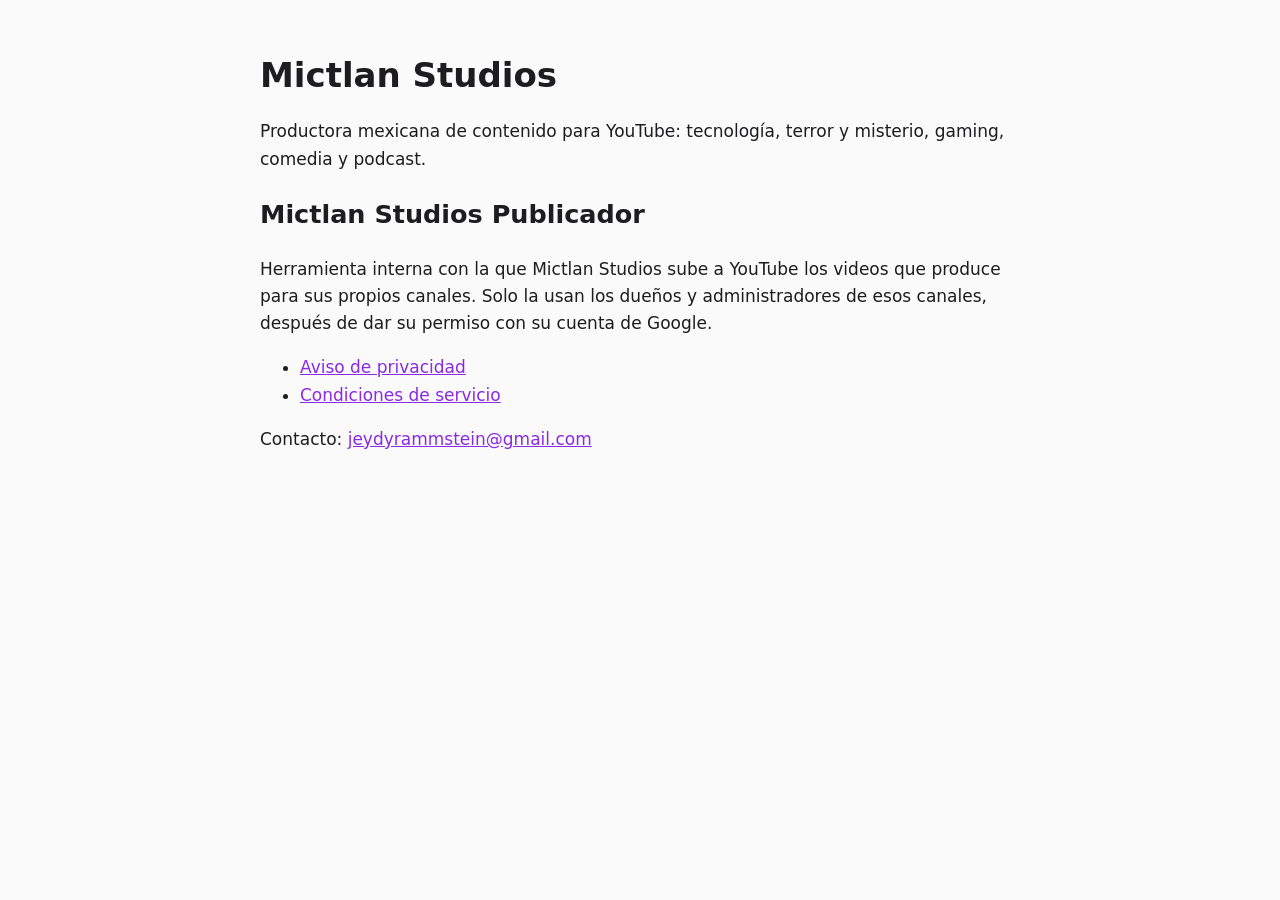
<file: index.html>
<!doctype html>
<html lang="es">
<head>
<meta charset="utf-8">
<meta name="viewport" content="width=device-width, initial-scale=1">
<meta name="google-site-verification" content="g7WjGZbGoSaK2xdpKRnH8OFeToAXBhs--otGBajmX9g" />
<title>Mictlan Studios</title>
<link rel="stylesheet" href="estilo.css">
</head>
<body>
<main>
  <h1>Mictlan Studios</h1>
  <p>Productora mexicana de contenido para YouTube: tecnología, terror y misterio, gaming, comedia y podcast.</p>
  <h2>Mictlan Studios Publicador</h2>
  <p>Herramienta interna con la que Mictlan Studios sube a YouTube los videos que produce para sus propios canales.
     Solo la usan los dueños y administradores de esos canales, después de dar su permiso con su cuenta de Google.</p>
  <ul>
    <li><a href="privacidad.html">Aviso de privacidad</a></li>
    <li><a href="condiciones.html">Condiciones de servicio</a></li>
  </ul>
  <p>Contacto: <a href="mailto:jeydyrammstein@gmail.com">jeydyrammstein@gmail.com</a></p>
</main>
</body>
</html>
</file>
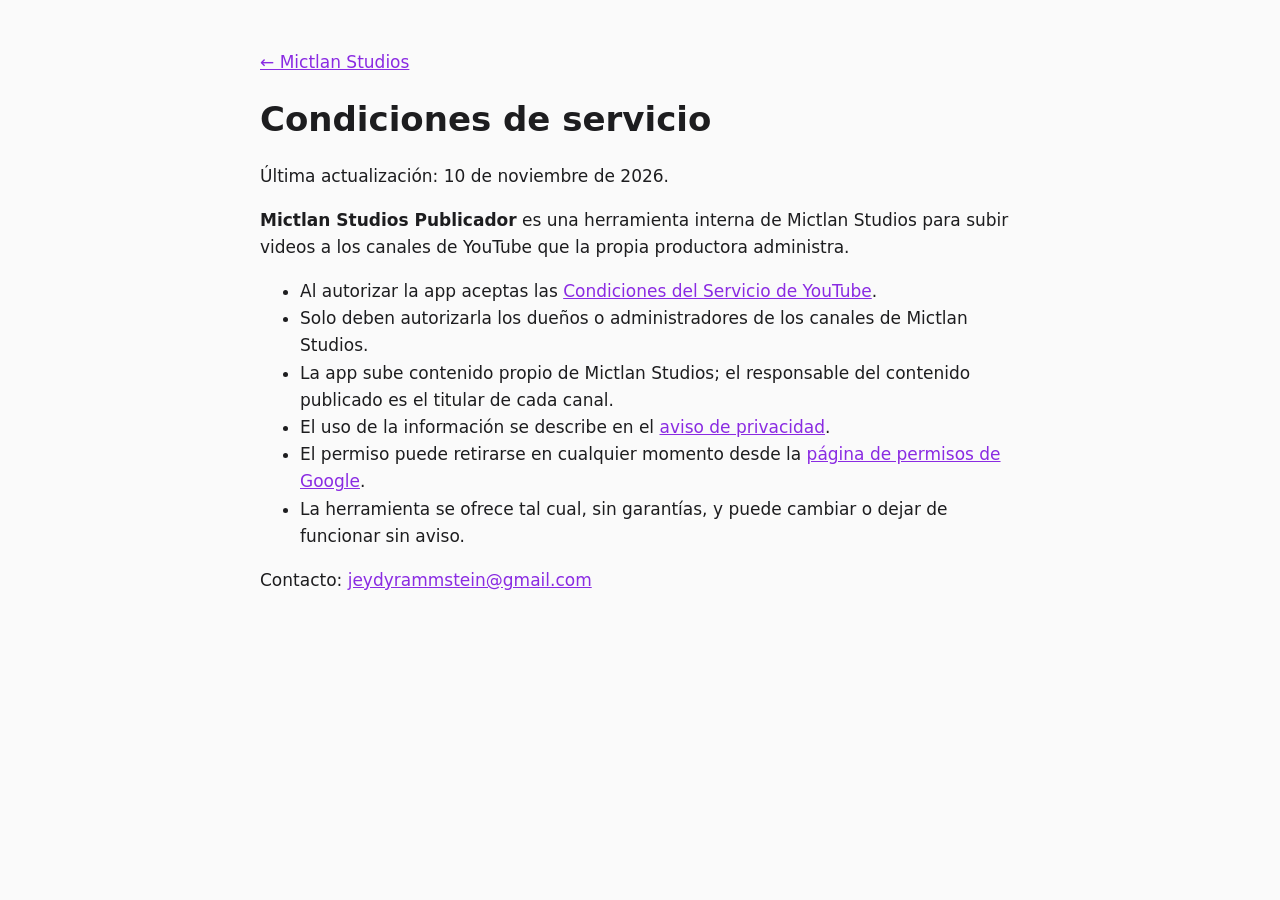
<file: condiciones.html>
<!doctype html>
<html lang="es">
<head>
<meta charset="utf-8">
<meta name="viewport" content="width=device-width, initial-scale=1">
<title>Condiciones de servicio – Mictlan Studios</title>
<link rel="stylesheet" href="estilo.css">
</head>
<body>
<main>
  <p><a href="index.html">← Mictlan Studios</a></p>
  <h1>Condiciones de servicio</h1>
  <p>Última actualización: 10 de noviembre de 2026.</p>

  <p><strong>Mictlan Studios Publicador</strong> es una herramienta interna de Mictlan Studios para subir videos a los canales de YouTube que la propia productora administra.</p>
  <ul>
    <li>Al autorizar la app aceptas las <a href="https://www.youtube.com/t/terms">Condiciones del Servicio de YouTube</a>.</li>
    <li>Solo deben autorizarla los dueños o administradores de los canales de Mictlan Studios.</li>
    <li>La app sube contenido propio de Mictlan Studios; el responsable del contenido publicado es el titular de cada canal.</li>
    <li>El uso de la información se describe en el <a href="privacidad.html">aviso de privacidad</a>.</li>
    <li>El permiso puede retirarse en cualquier momento desde la <a href="https://myaccount.google.com/permissions">página de permisos de Google</a>.</li>
    <li>La herramienta se ofrece tal cual, sin garantías, y puede cambiar o dejar de funcionar sin aviso.</li>
  </ul>
  <p>Contacto: <a href="mailto:jeydyrammstein@gmail.com">jeydyrammstein@gmail.com</a></p>
</main>
</body>
</html>
</file>
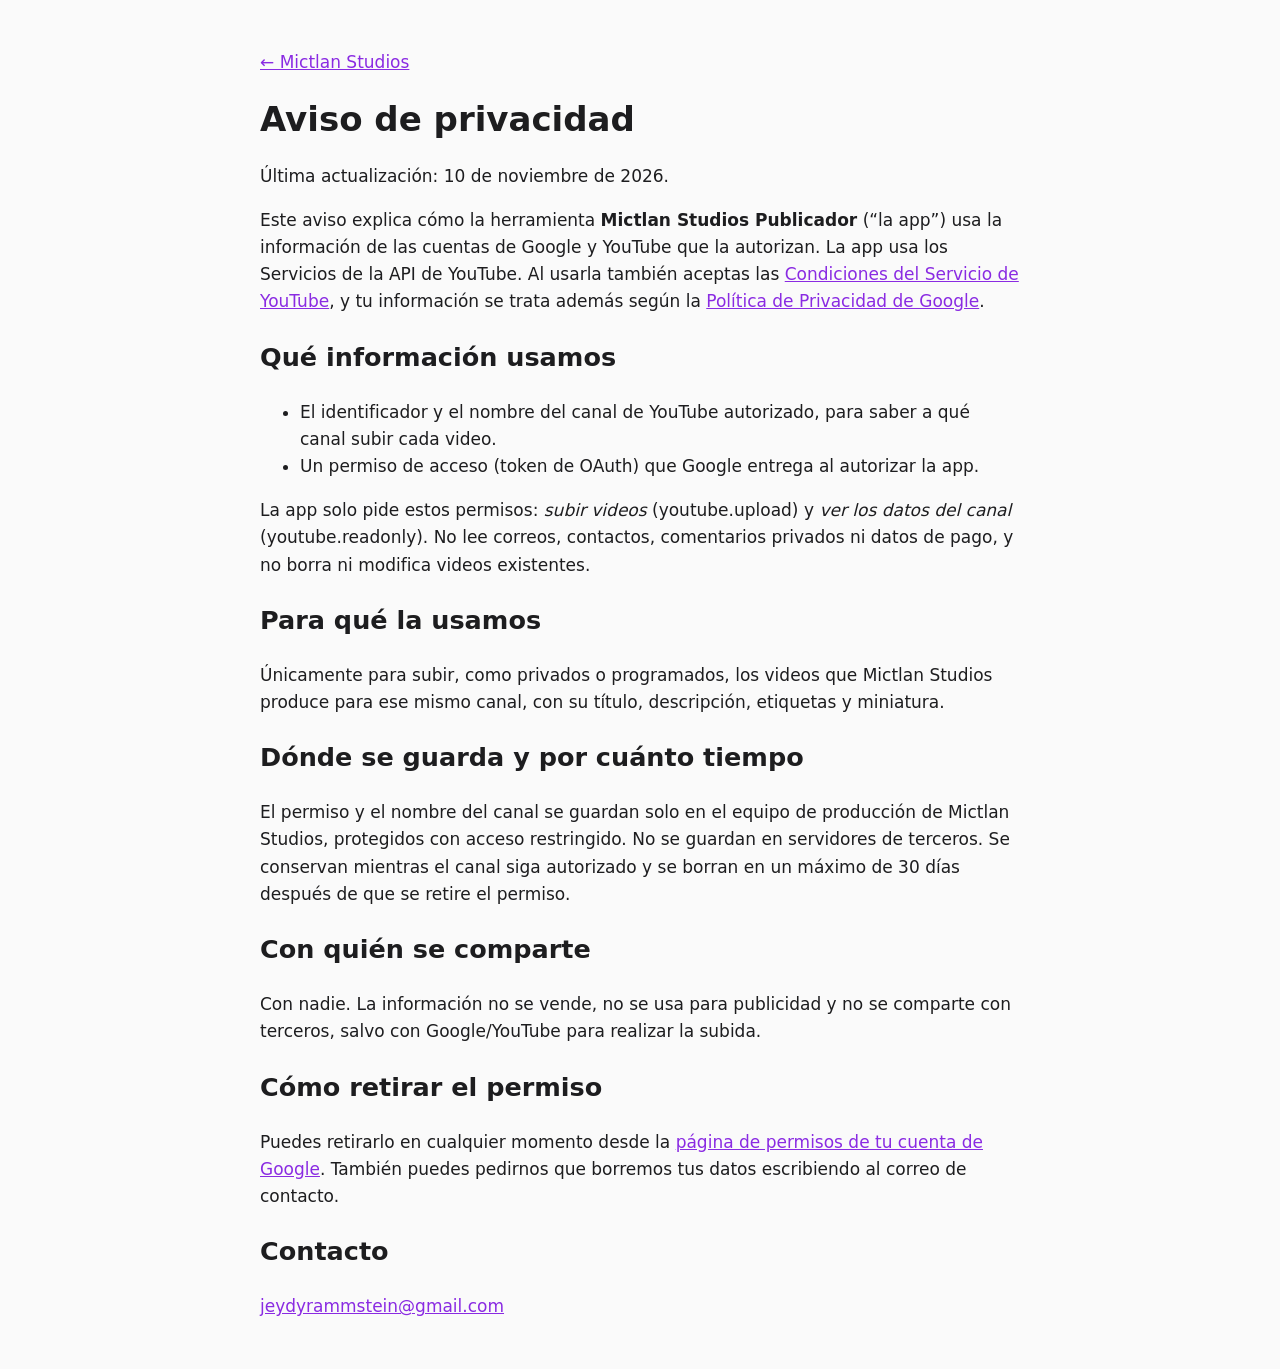
<file: privacidad.html>
<!doctype html>
<html lang="es">
<head>
<meta charset="utf-8">
<meta name="viewport" content="width=device-width, initial-scale=1">
<title>Aviso de privacidad – Mictlan Studios</title>
<link rel="stylesheet" href="estilo.css">
</head>
<body>
<main>
  <p><a href="index.html">← Mictlan Studios</a></p>
  <h1>Aviso de privacidad</h1>
  <p>Última actualización: 10 de noviembre de 2026.</p>

  <p>Este aviso explica cómo la herramienta <strong>Mictlan Studios Publicador</strong> (“la app”) usa la información de las cuentas de Google y YouTube que la autorizan.
     La app usa los Servicios de la API de YouTube. Al usarla también aceptas las
     <a href="https://www.youtube.com/t/terms">Condiciones del Servicio de YouTube</a>, y tu información se trata además según la
     <a href="https://policies.google.com/privacy">Política de Privacidad de Google</a>.</p>

  <h2>Qué información usamos</h2>
  <ul>
    <li>El identificador y el nombre del canal de YouTube autorizado, para saber a qué canal subir cada video.</li>
    <li>Un permiso de acceso (token de OAuth) que Google entrega al autorizar la app.</li>
  </ul>
  <p>La app solo pide estos permisos: <em>subir videos</em> (youtube.upload) y <em>ver los datos del canal</em> (youtube.readonly).
     No lee correos, contactos, comentarios privados ni datos de pago, y no borra ni modifica videos existentes.</p>

  <h2>Para qué la usamos</h2>
  <p>Únicamente para subir, como privados o programados, los videos que Mictlan Studios produce para ese mismo canal, con su título, descripción, etiquetas y miniatura.</p>

  <h2>Dónde se guarda y por cuánto tiempo</h2>
  <p>El permiso y el nombre del canal se guardan solo en el equipo de producción de Mictlan Studios, protegidos con acceso restringido.
     No se guardan en servidores de terceros. Se conservan mientras el canal siga autorizado y se borran en un máximo de 30 días después de que se retire el permiso.</p>

  <h2>Con quién se comparte</h2>
  <p>Con nadie. La información no se vende, no se usa para publicidad y no se comparte con terceros, salvo con Google/YouTube para realizar la subida.</p>

  <h2>Cómo retirar el permiso</h2>
  <p>Puedes retirarlo en cualquier momento desde la
     <a href="https://myaccount.google.com/permissions">página de permisos de tu cuenta de Google</a>.
     También puedes pedirnos que borremos tus datos escribiendo al correo de contacto.</p>

  <h2>Contacto</h2>
  <p><a href="mailto:jeydyrammstein@gmail.com">jeydyrammstein@gmail.com</a></p>
</main>
</body>
</html>
</file>
<file: estilo.css>
:root { color-scheme: light dark; --fondo: #fafafa; --texto: #1d1d1f; --enlace: #8a2be2; }
@media (prefers-color-scheme: dark) { :root { --fondo: #121212; --texto: #ececec; --enlace: #c39bff; } }
body { margin: 0; background: var(--fondo); color: var(--texto); font: 17px/1.6 system-ui, sans-serif; }
main { max-width: 760px; margin: 0 auto; padding: 32px 16px; }
a { color: var(--enlace); }
h1 { line-height: 1.2; }
</file>
